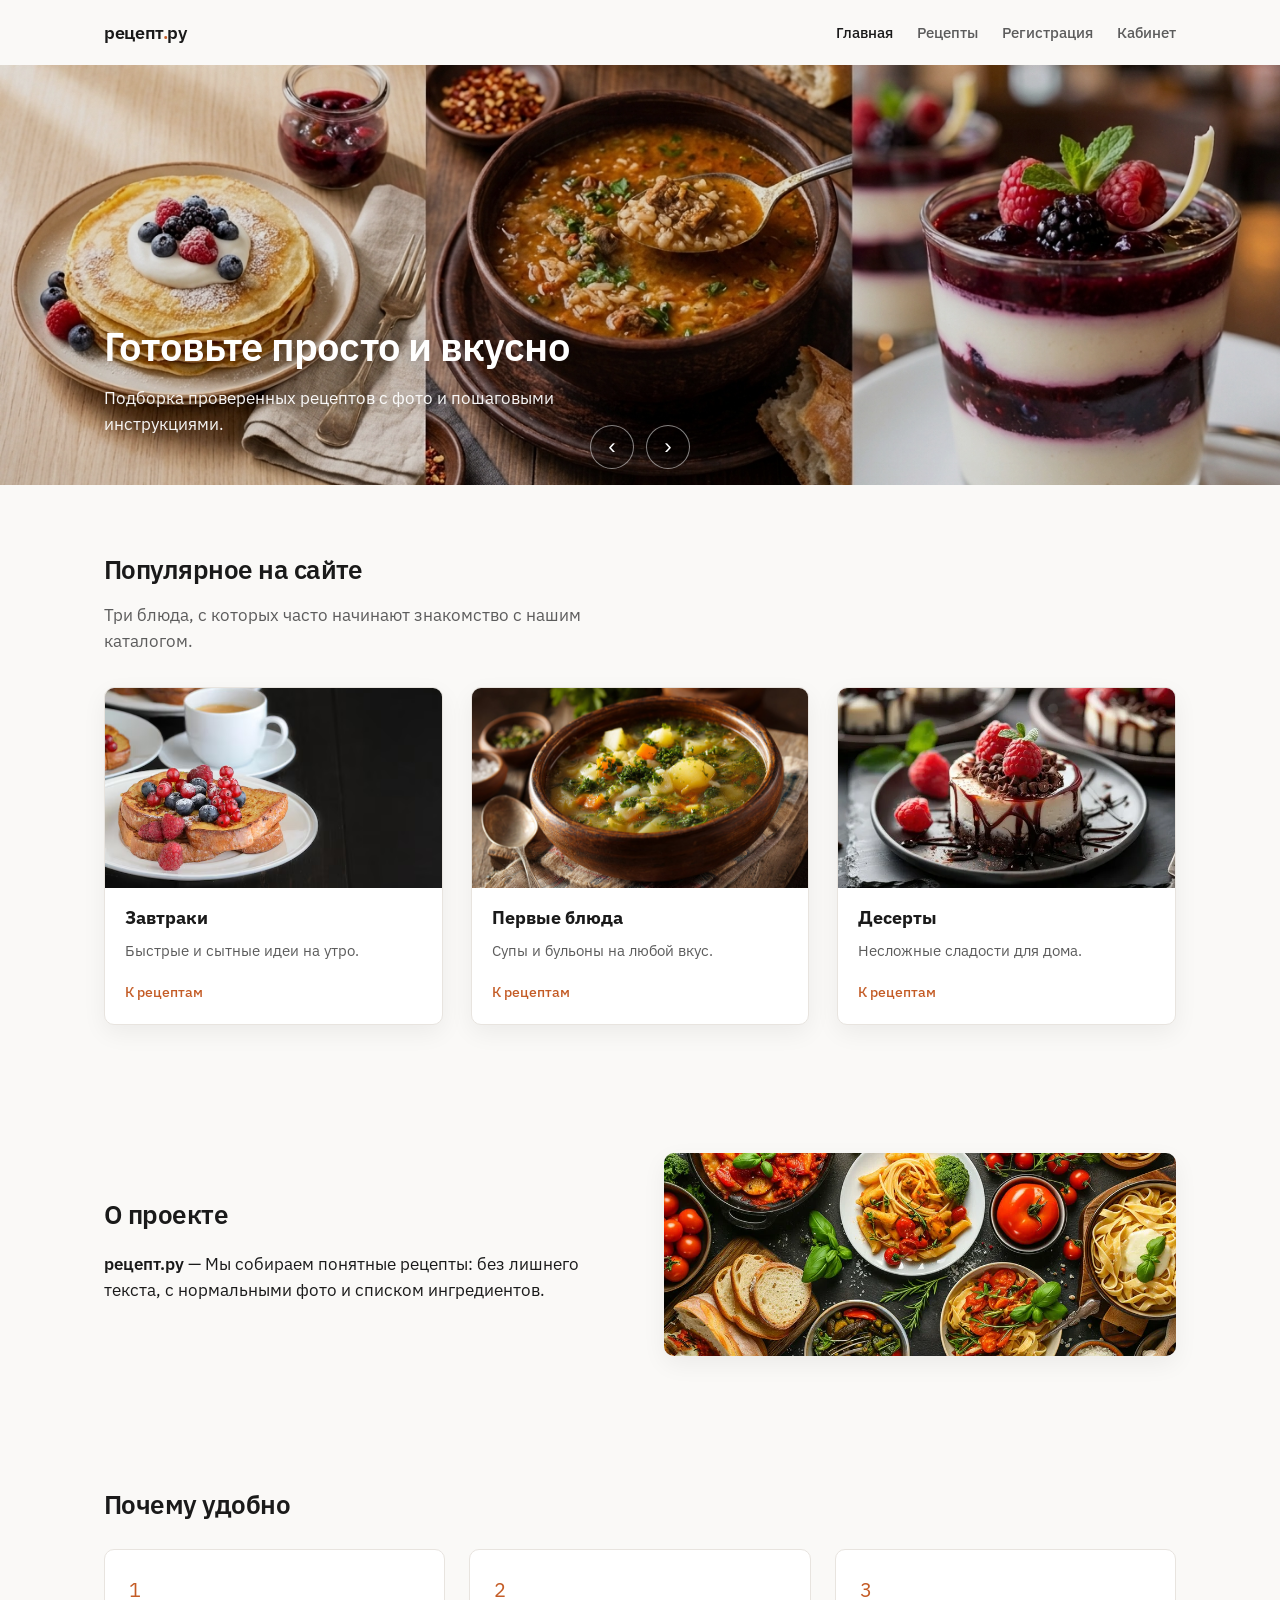
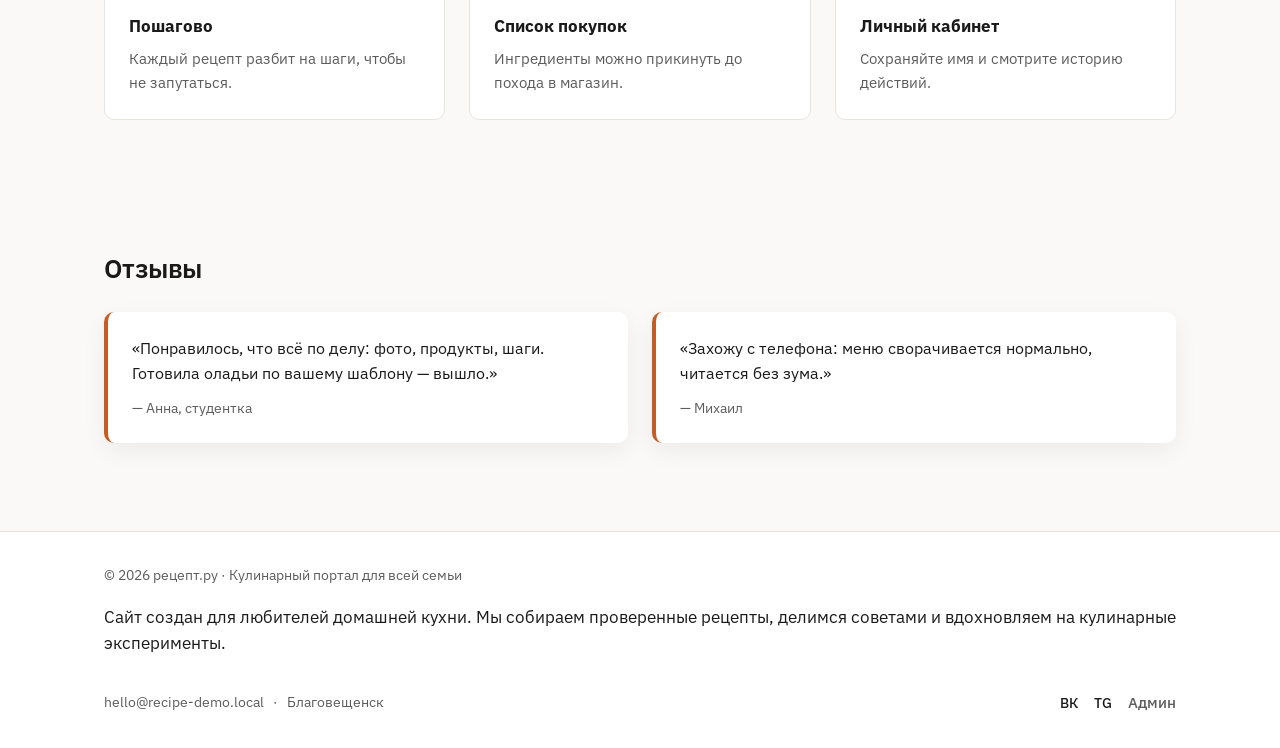
<file: index.html>
<!DOCTYPE html>
<html lang="ru">
<head>
  <meta charset="UTF-8">
  <meta name="viewport" content="width=device-width, initial-scale=1.0">
  <title>Домашние рецепты — главная</title>
  <link rel="stylesheet" href="css/styles.css">
  <link rel="preconnect" href="https://fonts.googleapis.com">
  <link rel="preconnect" href="https://fonts.gstatic.com" crossorigin>
  <link href="https://fonts.googleapis.com/css2?family=IBM+Plex+Sans:wght@400;500;600&display=swap" rel="stylesheet">
</head>
<body class="page">
  <header class="site-header">
    <div class="site-header__inner container">
      <a class="site-header__logo logo" href="index.html">рецепт<span class="logo__accent">.</span>ру</a>
      <button class="site-header__burger burger" type="button" aria-label="Открыть меню" aria-expanded="false">
        <span class="burger__line"></span>
        <span class="burger__line"></span>
        <span class="burger__line"></span>
      </button>
      <nav class="site-header__nav nav" aria-label="Основное меню">
        <ul class="nav__list">
          <li class="nav__item"><a class="nav__link nav__link--current" href="index.html">Главная</a></li>
          <li class="nav__item"><a class="nav__link" href="recipes.html">Рецепты</a></li>
          <li class="nav__item"><a class="nav__link" href="registration.html">Регистрация</a></li>
          <li class="nav__item"><a class="nav__link" href="account.html">Кабинет</a></li>
        </ul>
      </nav>
    </div>
  </header>

  <main class="page__main">
    <section class="hero">
      <div class="hero__slider slider" data-slider>
        <div class="slider__track">
          <article class="slider__slide slider__slide--active">
            <img class="slider__img" src="images/hero-1.jpg" alt="Слайд 1 — фото блюда" width="1200" height="675" loading="eager">
            <div class="slider__caption container">
              <h1 class="slider__title">Готовьте просто и вкусно</h1>
              <p class="slider__text">Подборка проверенных рецептов с фото и пошаговыми инструкциями.</p>
            </div>
          </article>
          <article class="slider__slide">
            <img class="slider__img" src="images/hero-2.jpg" alt="Слайд 2 — фото блюда" width="1200" height="675" loading="eager">
            <div class="slider__caption container">
              <h1 class="slider__title">Ингредиенты и шаги</h1>
              <p class="slider__text">В каждом рецепте — список продуктов и понятный порядок действий.</p>
            </div>
          </article>
          <article class="slider__slide">
            <img class="slider__img" src="images/hero-3.jpg" alt="Слайд 3 — фото блюда" width="1200" height="675" loading="eager">
            <div class="slider__caption container">
              <h1 class="slider__title">Сохраняйте в кабинете</h1>
              <p class="slider__text">Регистрируйтесь и ведите свою кулинарную историю.</p>
            </div>
          </article>
        </div>
        <div class="slider__controls container">
          <button class="slider__btn slider__btn--prev" type="button" aria-label="Предыдущий слайд">‹</button>
          <button class="slider__btn slider__btn--next" type="button" aria-label="Следующий слайд">›</button>
        </div>
      </div>
    </section>

    <section class="section preview">
      <div class="container">
        <h2 class="section__title">Популярное на сайте</h2>
        <p class="section__lead">Три блюда, с которых часто начинают знакомство с нашим каталогом.</p>
        <div class="preview__grid">
          <article class="preview-card">
            <img class="preview-card__img" src="images/zavtrak.jpg" alt="Завтраки" width="600" height="400" loading="lazy">
            <h3 class="preview-card__title">Завтраки</h3>
            <p class="preview-card__text">Быстрые и сытные идеи на утро.</p>
            <a class="preview-card__link" href="recipes.html">К рецептам</a>
          </article>
          <article class="preview-card">
            <img class="preview-card__img" src="images/firstbl.jpg" alt="Первые блюда" width="600" height="400" loading="lazy">
            <h3 class="preview-card__title">Первые блюда</h3>
            <p class="preview-card__text">Супы и бульоны на любой вкус.</p>
            <a class="preview-card__link" href="recipes.html">К рецептам</a>
          </article>
          <article class="preview-card">
            <img class="preview-card__img" src="images/desert.jpg" alt="Десерты" width="600" height="400" loading="lazy">
            <h3 class="preview-card__title">Десерты</h3>
            <p class="preview-card__text">Несложные сладости для дома.</p>
            <a class="preview-card__link" href="recipes.html">К рецептам</a>
          </article>
        </div>
      </div>
    </section>

    <section class="section about">
      <div class="container about__inner">
        <div class="about__content">
          <h2 class="section__title about__title">О проекте</h2>
          <p class="about__text"><strong class="about__strong">рецепт.ру</strong> — Мы собираем понятные рецепты: без лишнего текста, с нормальными фото и списком ингредиентов.</p>
          
        </div>
        <div class="about__media">
          <img class="about__img" src="images/about.jpg" alt="О проекте" width="800" height="600" loading="lazy">
        </div>
      </div>
    </section>

    <section class="section advantages">
      <div class="container">
        <h2 class="section__title">Почему удобно</h2>
        <ul class="advantages__list">
          <li class="advantages__item">
            <span class="advantages__icon" aria-hidden="true">1</span>
            <h3 class="advantages__name">Пошагово</h3>
            <p class="advantages__desc">Каждый рецепт разбит на шаги, чтобы не запутаться.</p>
          </li>
          <li class="advantages__item">
            <span class="advantages__icon" aria-hidden="true">2</span>
            <h3 class="advantages__name">Список покупок</h3>
            <p class="advantages__desc">Ингредиенты можно прикинуть до похода в магазин.</p>
          </li>
          <li class="advantages__item">
            <span class="advantages__icon" aria-hidden="true">3</span>
            <h3 class="advantages__name">Личный кабинет</h3>
            <p class="advantages__desc">Сохраняйте имя и смотрите историю действий.</p>
          </li>
        </ul>
      </div>
    </section>

    <section class="section reviews">
      <div class="container">
        <h2 class="section__title">Отзывы</h2>
        <div class="reviews__grid">
          <blockquote class="review-card">
            <p class="review-card__text">«Понравилось, что всё по делу: фото, продукты, шаги. Готовила оладьи по вашему шаблону — вышло.»</p>
            <footer class="review-card__footer">— Анна, студентка</footer>
          </blockquote>
          <blockquote class="review-card">
            <p class="review-card__text">«Захожу с телефона: меню сворачивается нормально, читается без зума.»</p>
            <footer class="review-card__footer">— Михаил</footer>
          </blockquote>
        </div>
      </div>
    </section>
  </main>

  <footer class="site-footer">
    <div class="container site-footer__inner">
        <div class="site-footer__info">
            <p class="site-footer__copy">© 2026 рецепт.ру · Кулинарный портал для всей семьи</p>
            <p class="site-footer__description">Сайт создан для любителей домашней кухни. Мы собираем проверенные рецепты, делимся советами и вдохновляем на кулинарные эксперименты.</p>
        </div>
        <div class="site-footer__contacts">
            <a class="site-footer__link" href="mailto:hello@recipe-demo.local">hello@recipe-demo.local</a>
            <span class="site-footer__sep">·</span>
            <span class="site-footer__city">Благовещенск</span>
        </div>
        <ul class="site-footer__social social">
            <li><a class="social__link" href="#" rel="noopener noreferrer" aria-label="ВКонтакте">ВК</a></li>
            <li><a class="social__link" href="#" rel="noopener noreferrer" aria-label="Telegram">TG</a></li>
            <li class="nav__item"><a class="nav__link" href="admin.html">Админ</a></li>
        </ul>
    </div>
</footer>

  <script src="js/main.js"></script>
</body>
</html>
</file>
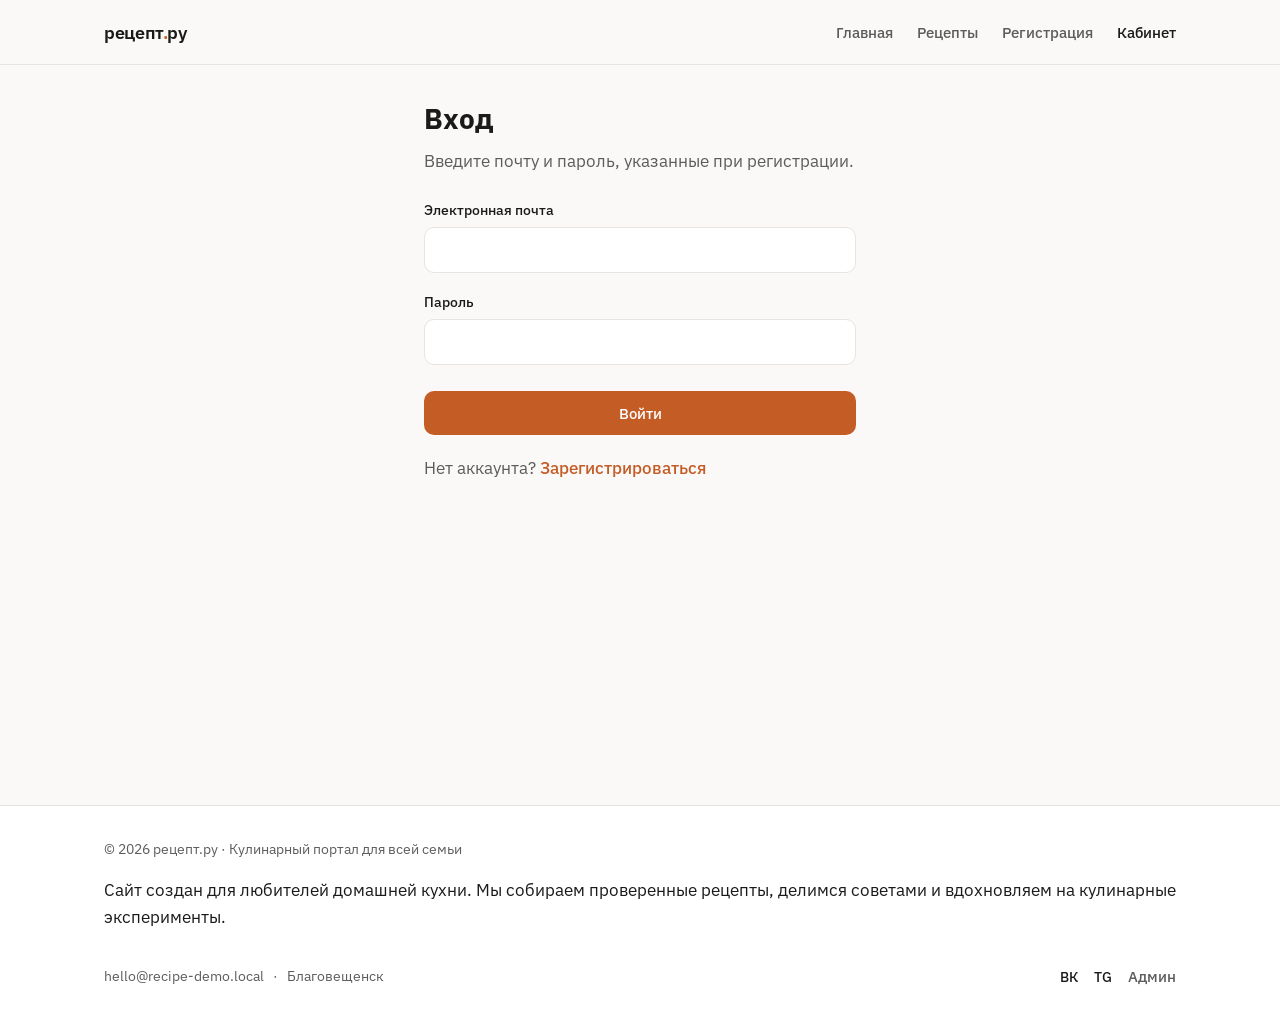
<file: account.html>
<!DOCTYPE html>
<html lang="ru">
<head>
  <meta charset="UTF-8">
  <meta name="viewport" content="width=device-width, initial-scale=1.0">
  <title>Личный кабинет — рецепт.ру</title>
  <link rel="stylesheet" href="css/styles.css">
  <link rel="preconnect" href="https://fonts.googleapis.com">
  <link rel="preconnect" href="https://fonts.gstatic.com" crossorigin>
  <link href="https://fonts.googleapis.com/css2?family=IBM+Plex+Sans:wght@400;500;600&display=swap" rel="stylesheet">
</head>
<body class="page page--inner">
  <header class="site-header">
    <div class="site-header__inner container">
      <a class="site-header__logo logo" href="index.html">рецепт<span class="logo__accent">.</span>ру</a>
      <button class="site-header__burger burger" type="button" aria-label="Открыть меню" aria-expanded="false">
        <span class="burger__line"></span>
        <span class="burger__line"></span>
        <span class="burger__line"></span>
      </button>
      <nav class="site-header__nav nav" aria-label="Основное меню">
        <ul class="nav__list">
          <li class="nav__item"><a class="nav__link" href="index.html">Главная</a></li>
          <li class="nav__item"><a class="nav__link" href="recipes.html">Рецепты</a></li>
          <li class="nav__item"><a class="nav__link" href="registration.html">Регистрация</a></li>
          <li class="nav__item"><a class="nav__link nav__link--current" href="account.html">Кабинет</a></li>
        </ul>
      </nav>
    </div>
  </header>

  <main class="page__main page__main--narrow">
    <section class="cabinet" id="login-section" hidden>
      <h1 class="cabinet__title">Вход</h1>
      <p class="cabinet__hint">Введите почту и пароль, указанные при регистрации.</p>
      <form class="form form--login" id="form-login" novalidate>
        <div class="form__row">
          <label class="form__label" for="login-email">Электронная почта</label>
          <input class="form__input" type="email" id="login-email" autocomplete="email" required>
          <p class="form__error" data-error-for="login-email" hidden></p>
        </div>
        <div class="form__row">
          <label class="form__label" for="login-password">Пароль</label>
          <input class="form__input" type="password" id="login-password" autocomplete="current-password" required>
          <p class="form__error" data-error-for="login-password" hidden></p>
        </div>
        <p class="form__error form__error--global" id="login-global-error" hidden></p>
        <button class="form__submit btn btn--primary" type="submit">Войти</button>
      </form>
      <p class="cabinet__footer">Нет аккаунта? <a class="cabinet__link" href="registration.html">Зарегистрироваться</a></p>
    </section>

    <section class="cabinet cabinet--logged" id="cabinet-panel" hidden>
      <h1 class="cabinet__greeting" id="cabinet-greeting">Здравствуйте!</h1>

    <div class="cabinet__profile profile-card">
  <h2 class="profile-card__title">Профиль</h2>
  <div class="profile-card__layout">
    <div class="profile-card__avatar-wrap">
      <img class="profile-card__avatar" id="profile-avatar" src="images/prof.jpg" alt="Аватар" width="120" height="120">
      <label class="profile-card__upload btn btn--ghost">
        Сменить фото
        <input class="profile-card__file" type="file" id="avatar-input" accept="image/*" hidden>
      </label>
    </div>
    <form class="form form--profile" id="form-profile">
      <div class="form__row">
        <label class="form__label" for="profile-fio">ФИО</label>
        <input class="form__input" type="text" id="profile-fio" name="fio" placeholder="Иванов Иван Иванович">
      </div>
      <div class="form__row">
        <label class="form__label" for="profile-email">Email</label>
        <input class="form__input" type="email" id="profile-email" name="email" readonly>
      </div>
      <button class="form__submit btn btn--primary" type="submit">Сохранить профиль</button>
      <p class="form__message form__message--ok" id="profile-saved" hidden>Сохранено.</p>
    </form>
  </div>
</div>

      <div class="cabinet__history history-block">
        <h2 class="history-block__title">История</h2>
        <p class="history-block__lead">Последние действия в демо-режиме:</p>
        <ul class="history-block__list" id="history-list">
          <li class="history-block__item">Просмотр каталога рецептов</li>
          <li class="history-block__item">Открыт рецепт «Борщ» (пример)</li>
        </ul>
      </div>

      <button class="cabinet__logout btn btn--ghost" type="button" id="btn-logout">Выйти</button>
    </section>
  </main>

  <footer class="site-footer">
    <div class="container site-footer__inner">
        <div class="site-footer__info">
            <p class="site-footer__copy">© 2026 рецепт.ру · Кулинарный портал для всей семьи</p>
            <p class="site-footer__description">Сайт создан для любителей домашней кухни. Мы собираем проверенные рецепты, делимся советами и вдохновляем на кулинарные эксперименты.</p>
        </div>
        <div class="site-footer__contacts">
            <a class="site-footer__link" href="mailto:hello@recipe-demo.local">hello@recipe-demo.local</a>
            <span class="site-footer__sep">·</span>
            <span class="site-footer__city">Благовещенск</span>
        </div>
        <ul class="site-footer__social social">
            <li><a class="social__link" href="#" rel="noopener noreferrer" aria-label="ВКонтакте">ВК</a></li>
            <li><a class="social__link" href="#" rel="noopener noreferrer" aria-label="Telegram">TG</a></li>
            <li class="nav__item"><a class="nav__link" href="admin.html">Админ</a></li>
        </ul>
    </div>
</footer>

  <script src="js/main.js"></script>
</body>
</html>
</file>
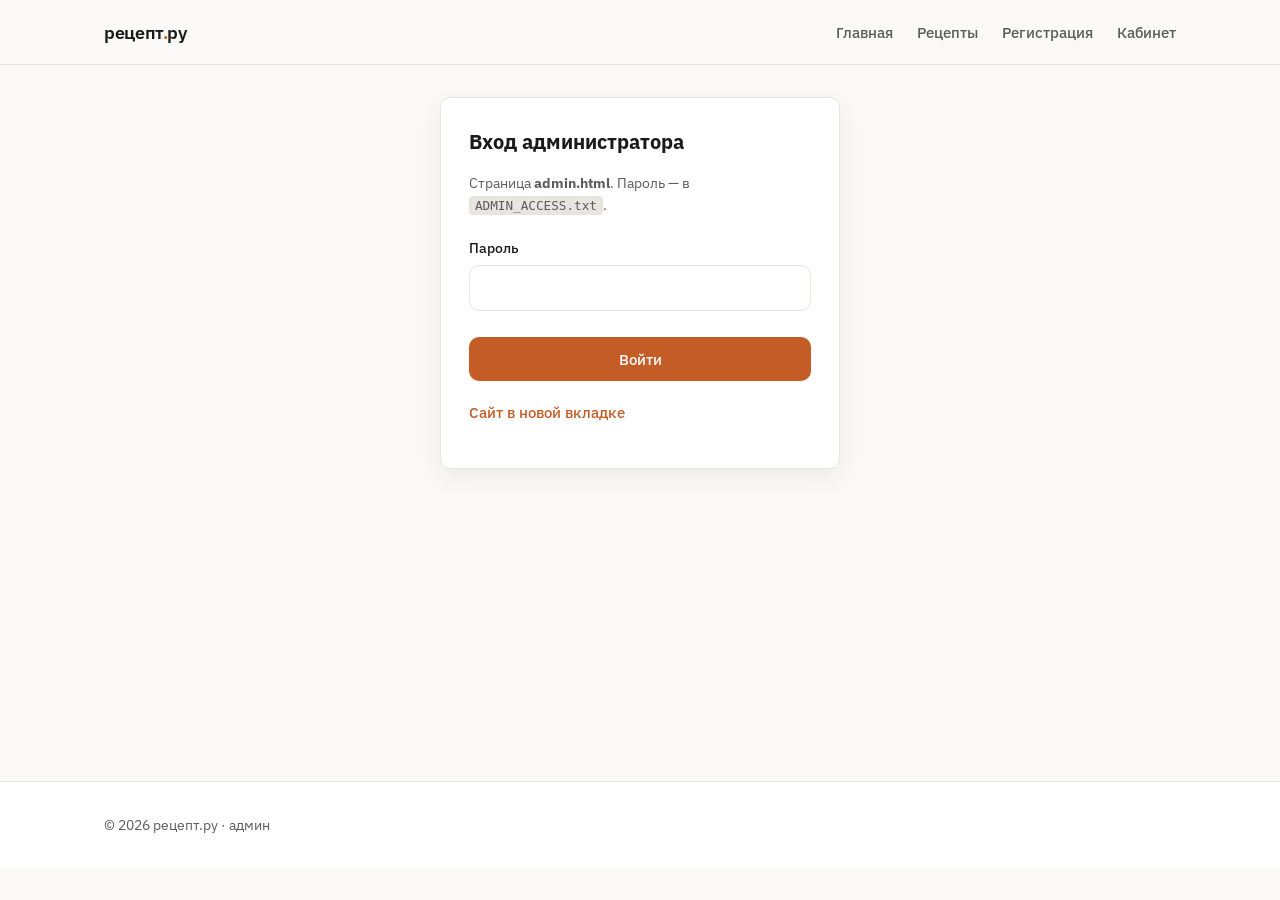
<file: admin.html>
<!DOCTYPE html>
<html lang="ru">
<head>
  <meta charset="UTF-8">
  <meta name="viewport" content="width=device-width, initial-scale=1.0">
  <title>Панель администратора — рецепт.ру</title>
  <link rel="stylesheet" href="css/styles.css">
  <link rel="preconnect" href="https://fonts.googleapis.com">
  <link rel="preconnect" href="https://fonts.gstatic.com" crossorigin>
  <link href="https://fonts.googleapis.com/css2?family=IBM+Plex+Sans:wght@400;500;600&display=swap" rel="stylesheet">
</head>
<body class="page page--inner page--admin">
  <header class="site-header">
    <div class="site-header__inner container">
      <a class="site-header__logo logo" href="index.html">рецепт<span class="logo__accent">.</span>ру</a>
      <button class="site-header__burger burger" type="button" aria-label="Открыть меню" aria-expanded="false">
        <span class="burger__line"></span>
        <span class="burger__line"></span>
        <span class="burger__line"></span>
      </button>
      <nav class="site-header__nav nav" aria-label="Основное меню">
        <ul class="nav__list">
          <li class="nav__item"><a class="nav__link" href="index.html">Главная</a></li>
          <li class="nav__item"><a class="nav__link" href="recipes.html">Рецепты</a></li>
          <li class="nav__item"><a class="nav__link" href="registration.html">Регистрация</a></li>
          <li class="nav__item"><a class="nav__link" href="account.html">Кабинет</a></li>
        </ul>
      </nav>
    </div>
  </header>

  <main class="page__main admin-page page__main--admin">
    <section class="admin-login" id="admin-login">
      <h1 class="admin-login__title">Вход администратора</h1>
      <p class="admin-login__hint">Страница <strong>admin.html</strong>. Пароль — в <code class="about__code">ADMIN_ACCESS.txt</code>.</p>
      <form class="form form--admin" id="form-admin-login" novalidate>
        <div class="form__row">
          <label class="form__label" for="admin-password">Пароль</label>
          <input class="form__input" type="password" id="admin-password" autocomplete="current-password" required>
        </div>
        <p class="admin-login__error" id="admin-login-error" hidden></p>
        <button class="form__submit btn btn--primary" type="submit">Войти</button>
      </form>
      <p class="auth-block__footer admin-login__footer">
        <a class="auth-block__link" href="index.html" target="_blank" rel="noopener noreferrer">Сайт в новой вкладке</a>
      </p>
    </section>

    <section class="admin-panel" id="admin-panel" hidden>
      <div class="admin-panel__head">
        <h1 class="admin-panel__title">Панель администратора</h1>
        <button class="btn btn--ghost" type="button" id="admin-logout">Выйти</button>
      </div>

      <p class="admin-panel__stat">
        Пользователей: <span class="admin-panel__stat-num" id="admin-user-count">0</span>
        · рецептов в каталоге: <span class="admin-panel__stat-num" id="admin-recipe-count">8</span>
      </p>

      <h2 class="admin-panel__subtitle">Объявление на сайте</h2>
      <p class="admin-panel__hint">Текст показывается под шапкой на всех страницах (кроме этой). После «Сохранить» обновите главную, чтобы увидеть полосу.</p>
      <form class="form admin-settings" id="form-site-settings">
        <div class="form__row">
          <label class="form__label" for="admin-banner-text">Текст объявления</label>
          <textarea class="form__input admin-settings__textarea" id="admin-banner-text" rows="3" placeholder="Например: сегодня обновили каталог десертов."></textarea>
        </div>
        <div class="form__row form__row--checkbox">
          <label class="form__check">
            <input class="form__checkbox" type="checkbox" id="admin-banner-on">
            <span class="form__check-text">Показывать объявление посетителям</span>
          </label>
        </div>
        <button class="btn btn--primary" type="submit">Сохранить настройки</button>
        <p class="form__message form__message--ok" id="admin-settings-saved" hidden>Сохранено. Обновите страницы сайта.</p>
      </form>

      <h2 class="admin-panel__subtitle">Пользователи (localStorage)</h2>
      <div class="admin-actions">
        <button class="btn btn--ghost" type="button" id="admin-export-users">Скачать список (JSON)</button>
        <button class="btn btn--ghost admin-actions__danger" type="button" id="admin-clear-users">Очистить всех</button>
      </div>
      <div class="admin-table-wrap">
        <table class="admin-table" id="admin-users-table">
          <thead>
            <tr>
              <th>Имя</th>
              <th>Email</th>
              <th></th>
            </tr>
          </thead>
          <tbody></tbody>
        </table>
      </div>

      <h2 class="admin-panel__subtitle">Страницы сайта</h2>
      <ul class="admin-links">
        <li class="admin-links__item">
          <a class="admin-links__link" href="index.html" target="_blank" rel="noopener noreferrer">Главная</a>
          <span class="admin-links__note">index.html</span>
        </li>
        <li class="admin-links__item">
          <a class="admin-links__link" href="recipes.html" target="_blank" rel="noopener noreferrer">Рецепты</a>
          <span class="admin-links__note">recipes.html</span>
        </li>
        <li class="admin-links__item">
          <a class="admin-links__link" href="registration.html" target="_blank" rel="noopener noreferrer">Регистрация</a>
          <span class="admin-links__note">registration.html</span>
        </li>
        <li class="admin-links__item">
          <a class="admin-links__link" href="account.html" target="_blank" rel="noopener noreferrer">Кабинет</a>
          <span class="admin-links__note">account.html</span>
        </li>
        <li class="admin-links__item">
          <a class="admin-links__link" href="404.html" target="_blank" rel="noopener noreferrer">404</a>
          <span class="admin-links__note">404.html</span>
        </li>
      </ul>
    </section>
  </main>

  <footer class="site-footer site-footer--simple">
    <div class="container site-footer__inner">
      <p class="site-footer__copy">© 2026 рецепт.ру · админ</p>
    </div>
  </footer>

  <script src="js/main.js"></script>
</body>
</html>
</file>
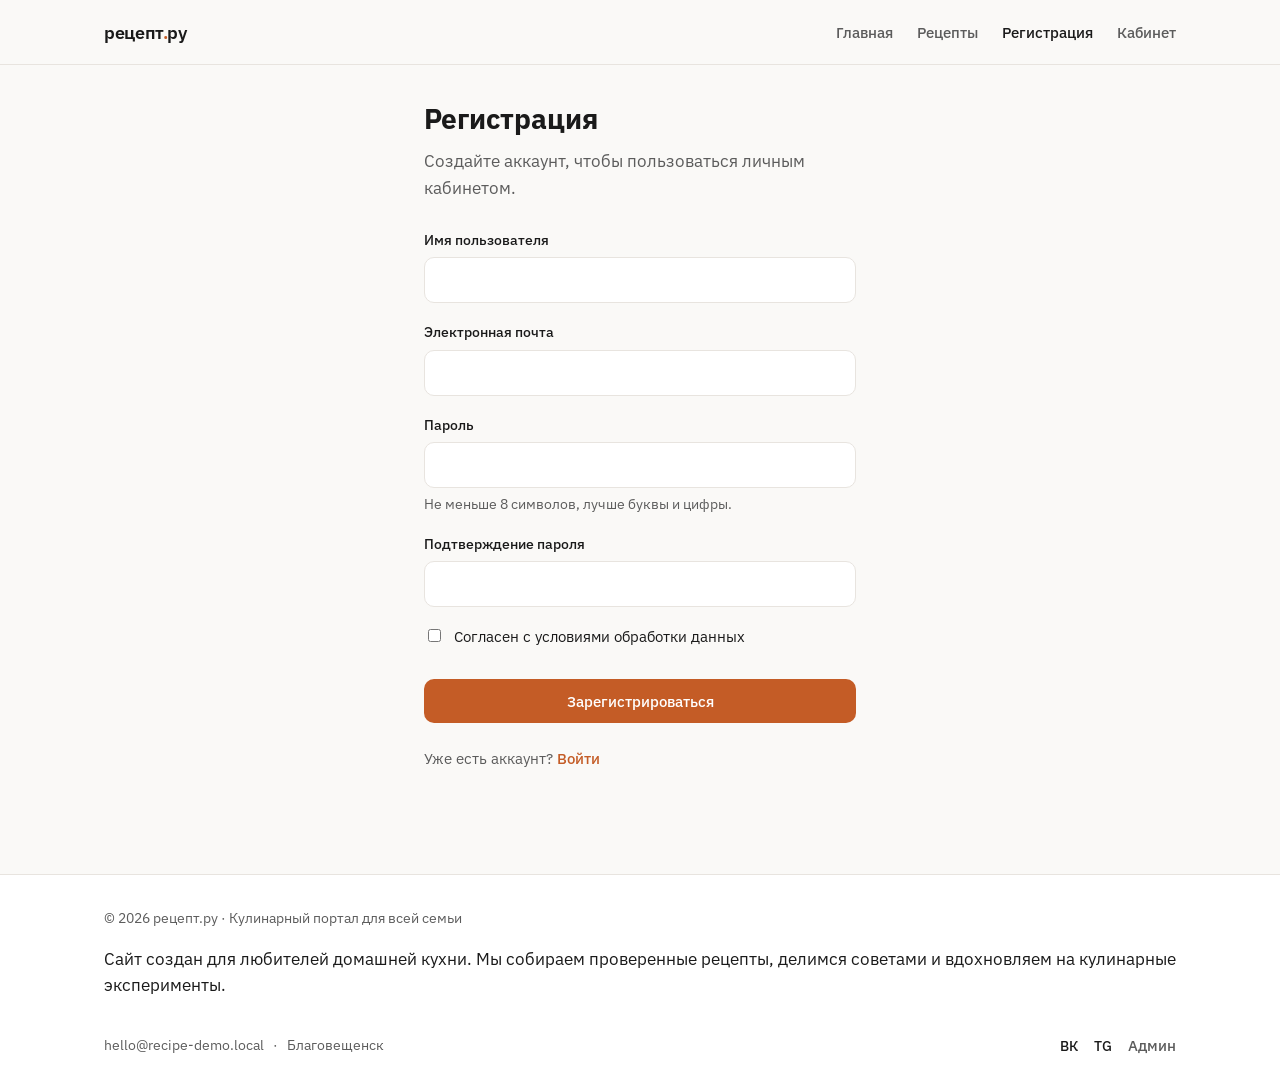
<file: registration.html>
<!DOCTYPE html>
<html lang="ru">
<head>
  <meta charset="UTF-8">
  <meta name="viewport" content="width=device-width, initial-scale=1.0">
  <title>Регистрация — рецепт.ру</title>
  <link rel="stylesheet" href="css/styles.css">
  <link rel="preconnect" href="https://fonts.googleapis.com">
  <link rel="preconnect" href="https://fonts.gstatic.com" crossorigin>
  <link href="https://fonts.googleapis.com/css2?family=IBM+Plex+Sans:wght@400;500;600&display=swap" rel="stylesheet">
</head>
<body class="page page--inner">
  <header class="site-header">
    <div class="site-header__inner container">
      <a class="site-header__logo logo" href="index.html">рецепт<span class="logo__accent">.</span>ру</a>
      <button class="site-header__burger burger" type="button" aria-label="Открыть меню" aria-expanded="false">
        <span class="burger__line"></span>
        <span class="burger__line"></span>
        <span class="burger__line"></span>
      </button>
      <nav class="site-header__nav nav" aria-label="Основное меню">
        <ul class="nav__list">
          <li class="nav__item"><a class="nav__link" href="index.html">Главная</a></li>
          <li class="nav__item"><a class="nav__link" href="recipes.html">Рецепты</a></li>
          <li class="nav__item"><a class="nav__link nav__link--current" href="registration.html">Регистрация</a></li>
          <li class="nav__item"><a class="nav__link" href="account.html">Кабинет</a></li>
        </ul>
      </nav>
    </div>
  </header>

  <main class="page__main page__main--narrow">
    <section class="auth-block">
      <h1 class="auth-block__title">Регистрация</h1>
      <p class="auth-block__hint">Создайте аккаунт, чтобы пользоваться личным кабинетом.</p>

      <form class="form form--register" id="form-register" novalidate>
        <div class="form__row">
          <label class="form__label" for="reg-username">Имя пользователя</label>
          <input class="form__input" type="text" id="reg-username" name="username" autocomplete="username" required minlength="2" maxlength="32">
          <p class="form__error" data-error-for="reg-username" hidden></p>
        </div>
        <div class="form__row">
          <label class="form__label" for="reg-email">Электронная почта</label>
          <input class="form__input" type="email" id="reg-email" name="email" autocomplete="email" required>
          <p class="form__error" data-error-for="reg-email" hidden></p>
        </div>
        <div class="form__row">
          <label class="form__label" for="reg-password">Пароль</label>
          <input class="form__input" type="password" id="reg-password" name="password" autocomplete="new-password" required minlength="8">
          <p class="form__hint">Не меньше 8 символов, лучше буквы и цифры.</p>
          <p class="form__error" data-error-for="reg-password" hidden></p>
        </div>
        <div class="form__row">
          <label class="form__label" for="reg-password2">Подтверждение пароля</label>
          <input class="form__input" type="password" id="reg-password2" name="password2" autocomplete="new-password" required>
          <p class="form__error" data-error-for="reg-password2" hidden></p>
        </div>
        <div class="form__row form__row--checkbox">
          <label class="form__check">
            <input class="form__checkbox" type="checkbox" id="reg-agree" name="agree" required>
            <span class="form__check-text">Согласен с условиями обработки данных</span>
          </label>
          <p class="form__error" data-error-for="reg-agree" hidden></p>
        </div>
        <button class="form__submit btn btn--primary" type="submit">Зарегистрироваться</button>
        <p class="form__message form__message--ok" id="reg-success" hidden>Готово! Сейчас перенаправим в кабинет…</p>
      </form>

      <p class="auth-block__footer">Уже есть аккаунт? <a class="auth-block__link" href="account.html#login">Войти</a></p>
    </section>
  </main>

  <footer class="site-footer">
    <div class="container site-footer__inner">
        <div class="site-footer__info">
            <p class="site-footer__copy">© 2026 рецепт.ру · Кулинарный портал для всей семьи</p>
            <p class="site-footer__description">Сайт создан для любителей домашней кухни. Мы собираем проверенные рецепты, делимся советами и вдохновляем на кулинарные эксперименты.</p>
        </div>
        <div class="site-footer__contacts">
            <a class="site-footer__link" href="mailto:hello@recipe-demo.local">hello@recipe-demo.local</a>
            <span class="site-footer__sep">·</span>
            <span class="site-footer__city">Благовещенск</span>
        </div>
        <ul class="site-footer__social social">
            <li><a class="social__link" href="#" rel="noopener noreferrer" aria-label="ВКонтакте">ВК</a></li>
            <li><a class="social__link" href="#" rel="noopener noreferrer" aria-label="Telegram">TG</a></li>
            <li class="nav__item"><a class="nav__link" href="admin.html">Админ</a></li>
        </ul>
    </div>
</footer>

  <script src="js/main.js"></script>
</body>
</html>
</file>
<file: css/styles.css>
/* БЭМ: блок__элемент--модификатор. Общие стили + адаптив главной (1920 / 1024 / 796). */

:root {
  --color-bg: #faf9f7;
  --color-surface: #ffffff;
  --color-text: #1a1a1a;
  --color-muted: #5c5c5c;
  --color-accent: #c45c26;
  --color-accent-hover: #a34a1c;
  --color-border: #e8e4df;
  --font: "IBM Plex Sans", system-ui, sans-serif;
  --radius: 10px;
  --shadow: 0 8px 24px rgba(0, 0, 0, 0.06);
  --header-h: 64px;
}

*,
*::before,
*::after {
  box-sizing: border-box;
}

html {
  scroll-behavior: smooth;
}

body {
  margin: 0;
  font-family: var(--font);
  font-size: 17px;
  line-height: 1.55;
  color: var(--color-text);
  background: var(--color-bg);
}

img {
  max-width: 100%;
  height: auto;
  display: block;
}

a {
  color: var(--color-accent);
  text-decoration: none;
}

a:hover {
  color: var(--color-accent-hover);
}

.container {
  width: 100%;
  max-width: 1120px;
  margin: 0 auto;
  padding: 0 24px;
}

.visually-hidden {
  position: absolute;
  width: 1px;
  height: 1px;
  padding: 0;
  margin: -1px;
  overflow: hidden;
  clip: rect(0, 0, 0, 0);
  white-space: nowrap;
  border: 0;
}

/* ----- page ----- */
.page__main {
  min-height: calc(100vh - var(--header-h) - 120px);
}

.page__main--narrow {
  max-width: 480px;
  margin: 0 auto;
  padding: 32px 24px 64px;
}

.page--inner .site-header {
  border-bottom: 1px solid var(--color-border);
}

.page--error {
  min-height: 100vh;
  display: flex;
  align-items: center;
  justify-content: center;
  background: var(--color-bg);
}

/* ----- logo ----- */
.logo {
  font-weight: 600;
  font-size: 1.15rem;
  letter-spacing: -0.02em;
  color: var(--color-text);
}

.logo:hover {
  color: var(--color-text);
}

.logo__accent {
  color: var(--color-accent);
}

/* ----- site-header ----- */
.site-header {
  position: sticky;
  top: 0;
  z-index: 50;
  background: rgba(250, 249, 247, 0.92);
  backdrop-filter: blur(8px);
  border-bottom: 1px solid transparent;
}

.site-header__inner {
  display: flex;
  align-items: center;
  justify-content: space-between;
  min-height: var(--header-h);
  gap: 16px;
}

.site-header__logo {
  flex-shrink: 0;
}

/* ----- burger ----- */
.burger {
  display: none;
  flex-direction: column;
  justify-content: center;
  gap: 6px;
  width: 44px;
  height: 44px;
  padding: 0;
  border: none;
  background: transparent;
  cursor: pointer;
  border-radius: var(--radius);
}

.burger:hover {
  background: var(--color-border);
}

.burger__line {
  display: block;
  width: 22px;
  height: 2px;
  background: var(--color-text);
  margin: 0 auto;
  transition: transform 0.2s, opacity 0.2s;
}

.site-header--open .burger__line:nth-child(1) {
  transform: translateY(8px) rotate(45deg);
}

.site-header--open .burger__line:nth-child(2) {
  opacity: 0;
}

.site-header--open .burger__line:nth-child(3) {
  transform: translateY(-8px) rotate(-45deg);
}

/* ----- nav ----- */
.nav__list {
  display: flex;
  flex-wrap: wrap;
  gap: 8px 24px;
  list-style: none;
  margin: 0;
  padding: 0;
}

.nav__link {
  color: var(--color-muted);
  font-size: 0.95rem;
  font-weight: 500;
}

.nav__link:hover,
.nav__link--current {
  color: var(--color-text);
}

/* ----- hero / slider ----- */
.hero {
  margin-bottom: 0;
}

.slider {
  position: relative;
  overflow: hidden;
  background: #222;
}

.slider__track {
  position: relative;
  min-height: 420px;
}

.slider__slide {
  position: absolute;
  inset: 0;
  opacity: 0;
  pointer-events: none;
  transition: opacity 0.5s ease;
}

.slider__slide--active {
  position: relative;
  opacity: 1;
  pointer-events: auto;
}

.slider__img {
  display: block;
  width: 100%;
  height: 420px;
  object-fit: cover;
  filter: brightness(0.88);
}

svg.slider__img {
  max-width: 100%;
}

.slider__caption {
  position: absolute;
  left: 0;
  right: 0;
  bottom: 0;
  padding-bottom: 48px;
  color: #fff;
  text-shadow: 0 1px 12px rgba(0, 0, 0, 0.35);
}

.slider__title {
  margin: 0 0 8px;
  font-size: clamp(1.75rem, 4vw, 2.5rem);
  font-weight: 600;
  letter-spacing: -0.02em;
}

.slider__text {
  margin: 0;
  max-width: 520px;
  font-size: 1.05rem;
  opacity: 0.95;
}

.slider__controls {
  position: absolute;
  bottom: 16px;
  left: 50%;
  transform: translateX(-50%);
  display: flex;
  gap: 12px;
  z-index: 2;
  width: auto;
  padding: 0 24px;
}

.slider__btn {
  width: 44px;
  height: 44px;
  border-radius: 50%;
  border: 1px solid rgba(255, 255, 255, 0.5);
  background: rgba(0, 0, 0, 0.25);
  color: #fff;
  font-size: 1.4rem;
  line-height: 1;
  cursor: pointer;
  transition: background 0.2s, transform 0.15s;
}

.slider__btn:hover {
  background: rgba(0, 0, 0, 0.45);
  transform: scale(1.05);
}

/* ----- section ----- */
.section {
  padding: 64px 0;
}

.section__title {
  margin: 0 0 12px;
  font-size: 1.65rem;
  font-weight: 600;
  letter-spacing: -0.02em;
}

.section__lead {
  margin: 0 0 32px;
  color: var(--color-muted);
  max-width: 560px;
}

/* ----- preview ----- */
.preview__grid {
  display: grid;
  grid-template-columns: repeat(3, 1fr);
  gap: 28px;
}

.preview-card {
  background: var(--color-surface);
  border-radius: var(--radius);
  overflow: hidden;
  box-shadow: var(--shadow);
  border: 1px solid var(--color-border);
  transition: transform 0.2s, box-shadow 0.2s;
}

.preview-card:hover {
  transform: translateY(-4px);
  box-shadow: 0 12px 32px rgba(0, 0, 0, 0.08);
}

.preview-card__img {
  display: block;
  width: 100%;
  height: 200px;
  object-fit: cover;
}

svg.preview-card__img {
  max-width: 100%;
}

.preview-card__title {
  margin: 16px 20px 8px;
  font-size: 1.1rem;
}

.preview-card__text {
  margin: 0 20px 16px;
  color: var(--color-muted);
  font-size: 0.95rem;
}

.preview-card__link {
  display: inline-block;
  margin: 0 20px 20px;
  font-weight: 500;
  font-size: 0.9rem;
}

/* ----- about ----- */
.about__inner {
  display: grid;
  grid-template-columns: 1fr 1fr;
  gap: 48px;
  align-items: center;
}

.about__title {
  margin-bottom: 16px;
}

.about__text {
  margin: 0 0 12px;
}

.about__text--muted {
  color: var(--color-muted);
  font-size: 0.95rem;
}

.about__strong {
  font-weight: 600;
}

.about__code {
  font-family: ui-monospace, monospace;
  font-size: 0.9em;
  background: var(--color-border);
  padding: 2px 6px;
  border-radius: 4px;
}

.about__img {
  display: block;
  border-radius: var(--radius);
  box-shadow: var(--shadow);
  width: 100%;
  max-height: 380px;
  object-fit: cover;
}

svg.about__img {
  max-width: 100%;
}

/* ----- advantages ----- */
.advantages__list {
  display: grid;
  grid-template-columns: repeat(3, 1fr);
  gap: 24px;
  list-style: none;
  margin: 24px 0 0;
  padding: 0;
}

.advantages__item {
  background: var(--color-surface);
  padding: 24px;
  border-radius: var(--radius);
  border: 1px solid var(--color-border);
}

.advantages__icon {
  display: block;
  font-size: 1.25rem;
  color: var(--color-accent);
  margin-bottom: 8px;
}

.advantages__name {
  margin: 0 0 8px;
  font-size: 1.05rem;
}

.advantages__desc {
  margin: 0;
  color: var(--color-muted);
  font-size: 0.95rem;
}

/* ----- reviews ----- */
.reviews__grid {
  display: grid;
  grid-template-columns: repeat(2, 1fr);
  gap: 24px;
  margin-top: 24px;
}

.review-card {
  margin: 0;
  padding: 24px;
  background: var(--color-surface);
  border-radius: var(--radius);
  border-left: 4px solid var(--color-accent);
  box-shadow: var(--shadow);
}

.review-card__text {
  margin: 0 0 12px;
  font-size: 0.98rem;
}

.review-card__footer {
  color: var(--color-muted);
  font-size: 0.9rem;
}

/* ----- site-footer ----- */
.site-footer {
  padding: 32px 0;
  border-top: 1px solid var(--color-border);
  margin-top: 24px;
  background: var(--color-surface);
}

.site-footer--simple {
  margin-top: auto;
}

.site-footer__inner {
  display: flex;
  flex-wrap: wrap;
  align-items: center;
  justify-content: space-between;
  gap: 16px;
}

.site-footer__copy {
  margin: 0;
  font-size: 0.9rem;
  color: var(--color-muted);
}

.site-footer__contacts {
  font-size: 0.9rem;
  color: var(--color-muted);
}

.site-footer__link {
  color: var(--color-muted);
}

.site-footer__sep {
  margin: 0 6px;
}

.social {
  display: flex;
  gap: 16px;
  list-style: none;
  margin: 0;
  padding: 0;
}

.social__link {
  font-size: 0.9rem;
  font-weight: 500;
  color: var(--color-text);
}

/* ----- buttons ----- */
.btn {
  display: inline-flex;
  align-items: center;
  justify-content: center;
  padding: 12px 22px;
  font-family: inherit;
  font-size: 0.95rem;
  font-weight: 500;
  border-radius: var(--radius);
  border: none;
  cursor: pointer;
  transition: background 0.2s, color 0.2s, border-color 0.2s;
}

.btn--primary {
  background: var(--color-accent);
  color: #fff;
}

.btn--primary:hover {
  background: var(--color-accent-hover);
  color: #fff;
}

.btn--ghost {
  background: transparent;
  color: var(--color-text);
  border: 1px solid var(--color-border);
}

.btn--ghost:hover {
  background: var(--color-bg);
}

/* ----- forms ----- */
.form__row {
  margin-bottom: 18px;
}

.form__row--checkbox {
  margin-bottom: 22px;
}

.form__label {
  display: block;
  margin-bottom: 6px;
  font-size: 0.9rem;
  font-weight: 500;
}

.form__input {
  width: 100%;
  padding: 12px 14px;
  font-family: inherit;
  font-size: 1rem;
  border: 1px solid var(--color-border);
  border-radius: var(--radius);
  background: var(--color-surface);
}

.form__input:focus {
  outline: 2px solid var(--color-accent);
  outline-offset: 1px;
}

.form__hint {
  margin: 6px 0 0;
  font-size: 0.85rem;
  color: var(--color-muted);
}

.form__error {
  margin: 6px 0 0;
  font-size: 0.85rem;
  color: #b42318;
}

.form__error--global {
  margin-bottom: 12px;
}

.form__check {
  display: flex;
  align-items: flex-start;
  gap: 10px;
  cursor: pointer;
  font-size: 0.95rem;
}

.form__checkbox {
  margin-top: 4px;
  accent-color: var(--color-accent);
}

.form__submit {
  width: 100%;
  margin-top: 8px;
}

.form__message--ok {
  margin-top: 12px;
  color: #027a48;
  font-size: 0.95rem;
}

.form__input--invalid {
  border-color: #b42318;
}

/* ----- auth ----- */
.auth-block__title {
  margin: 0 0 8px;
  font-size: 1.75rem;
}

.auth-block__hint {
  margin: 0 0 28px;
  color: var(--color-muted);
}

.auth-block__footer {
  margin-top: 24px;
  font-size: 0.95rem;
  color: var(--color-muted);
}

.auth-block__link {
  font-weight: 500;
}

/* ----- cabinet ----- */
.cabinet__title {
  margin: 0 0 8px;
  font-size: 1.75rem;
}

.cabinet__hint {
  margin: 0 0 24px;
  color: var(--color-muted);
}

.cabinet__greeting {
  margin: 0 0 28px;
  font-size: 1.6rem;
  font-weight: 600;
}

.cabinet__profile {
  margin-bottom: 32px;
}

.cabinet__logout {
  margin-top: 16px;
  width: 100%;
}

.cabinet__footer {
  margin-top: 20px;
  color: var(--color-muted);
}

.cabinet__link {
  font-weight: 500;
}

.profile-card {
  background: var(--color-surface);
  padding: 24px;
  border-radius: var(--radius);
  border: 1px solid var(--color-border);
  box-shadow: var(--shadow);
}

.profile-card__title {
  margin: 0 0 20px;
  font-size: 1.15rem;
}

.profile-card__layout {
  display: grid;
  grid-template-columns: 140px 1fr;
  gap: 24px;
  align-items: start;
}

.profile-card__avatar {
  width: 120px;
  height: 120px;
  border-radius: 50%;
  object-fit: cover;
  border: 2px solid var(--color-border);
}

.profile-card__upload {
  margin-top: 12px;
  width: 100%;
  font-size: 0.85rem;
  padding: 8px 12px;
}

.profile-card__file {
  display: none;
}

.history-block__title {
  margin: 0 0 8px;
  font-size: 1.15rem;
}

.history-block__lead {
  margin: 0 0 12px;
  color: var(--color-muted);
  font-size: 0.95rem;
}

.history-block__list {
  margin: 0;
  padding-left: 20px;
  color: var(--color-text);
}

.history-block__item {
  margin-bottom: 6px;
}

/* ----- catalog ----- */
.catalog {
  padding: 40px 0 64px;
}

.catalog__title {
  margin: 0 0 8px;
  font-size: 1.85rem;
}

.catalog__lead {
  margin: 0 0 28px;
  color: var(--color-muted);
  max-width: 640px;
}

.catalog__toolbar {
  display: flex;
  flex-wrap: wrap;
  gap: 16px;
  align-items: center;
  margin-bottom: 28px;
}

.search-field__input {
  width: 280px;
  max-width: 100%;
  padding: 10px 14px;
  font-family: inherit;
  border: 1px solid var(--color-border);
  border-radius: var(--radius);
  background: var(--color-surface);
}

.catalog__filters {
  display: flex;
  flex-wrap: wrap;
  gap: 8px;
}

.filter-chip {
  padding: 8px 14px;
  font-family: inherit;
  font-size: 0.88rem;
  border: 1px solid var(--color-border);
  border-radius: 999px;
  background: var(--color-surface);
  cursor: pointer;
  color: var(--color-muted);
}

.filter-chip:hover,
.filter-chip--active {
  border-color: var(--color-accent);
  color: var(--color-text);
  background: rgba(196, 92, 38, 0.08);
}

.recipe-grid {
  list-style: none;
  margin: 0;
  padding: 0;
  display: grid;
  grid-template-columns: repeat(3, 1fr);
  gap: 24px;
}

.recipe-card {
  background: var(--color-surface);
  border-radius: var(--radius);
  overflow: hidden;
  border: 1px solid var(--color-border);
  box-shadow: var(--shadow);
  display: flex;
  flex-direction: column;
  transition: transform 0.2s, opacity 0.2s;
}

.recipe-card:hover {
  transform: translateY(-3px);
}

.recipe-card--hidden {
  display: none;
}

.recipe-card__img {
  width: 100%;
  height: 180px;
  object-fit: cover;
}

.recipe-card__body {
  padding: 16px 18px 18px;
  flex: 1;
  display: flex;
  flex-direction: column;
}

.recipe-card__title {
  margin: 0 0 8px;
  font-size: 1.05rem;
}

.recipe-card__text {
  margin: 0 0 14px;
  flex: 1;
  color: var(--color-muted);
  font-size: 0.92rem;
}

.recipe-card__more {
  align-self: flex-start;
  padding: 0;
  border: none;
  background: none;
  font-family: inherit;
  font-size: 0.92rem;
  font-weight: 600;
  color: var(--color-accent);
  cursor: pointer;
}

.recipe-card__more:hover {
  text-decoration: underline;
  color: var(--color-accent-hover);
}

.catalog__more-wrap {
  text-align: center;
  margin-top: 32px;
}

.catalog__more {
  min-width: 200px;
}

/* ----- modal ----- */
.modal {
  position: fixed;
  inset: 0;
  z-index: 100;
  display: flex;
  align-items: center;
  justify-content: center;
  padding: 24px;
}

.modal[hidden] {
  display: none !important;
}

.modal__backdrop {
  position: absolute;
  inset: 0;
  background: rgba(0, 0, 0, 0.45);
}

.modal__box {
  position: relative;
  z-index: 1;
  background: var(--color-surface);
  border-radius: var(--radius);
  max-width: 560px;
  width: 100%;
  max-height: 90vh;
  overflow-y: auto;
  padding: 28px 28px 24px;
  box-shadow: var(--shadow);
}

.modal__close {
  position: absolute;
  top: 12px;
  right: 14px;
  width: 40px;
  height: 40px;
  border: none;
  background: transparent;
  font-size: 1.75rem;
  line-height: 1;
  cursor: pointer;
  color: var(--color-muted);
  border-radius: var(--radius);
}

.modal__close:hover {
  background: var(--color-border);
  color: var(--color-text);
}

.modal__title {
  margin: 0 40px 16px 0;
  font-size: 1.35rem;
  padding-right: 8px;
}

.modal__img {
  width: 100%;
  border-radius: var(--radius);
  margin-bottom: 16px;
  max-height: 220px;
  object-fit: cover;
}

.modal__subtitle {
  margin: 16px 0 8px;
  font-size: 1rem;
}

.modal__list,
.modal__steps {
  margin: 0;
  padding-left: 20px;
  color: var(--color-muted);
  font-size: 0.95rem;
}

.modal__steps li {
  margin-bottom: 6px;
}

/* ----- 404 ----- */
.error-page {
  text-align: center;
  padding: 40px 24px;
}

.error-page__inner {
  max-width: 400px;
  margin: 0 auto;
}

.error-page__img {
  display: block;
  margin: 0 auto 20px;
  border-radius: var(--radius);
  opacity: 0.9;
  max-width: 100%;
  height: auto;
}


.error-page__code {
  margin: 0;
  font-size: 3rem;
  font-weight: 600;
  color: var(--color-accent);
  letter-spacing: -0.04em;
}

.error-page__title {
  margin: 8px 0 12px;
  font-size: 1.35rem;
}

.error-page__text {
  margin: 0 0 24px;
  color: var(--color-muted);
  font-size: 0.98rem;
}

.error-page__btn {
  display: inline-flex;
}

/* ========== Адаптив: планшет 1024px ========== */
@media (max-width: 1024px) {
  /* 1) Сетка превью: 3 колонки → 2 */
  .preview__grid {
    grid-template-columns: repeat(2, 1fr);
  }

  /* 2) Преимущества: 3 → 2 */
  .advantages__list {
    grid-template-columns: repeat(2, 1fr);
  }

  /* 3) Каталог рецептов: 3 → 2 */
  .recipe-grid {
    grid-template-columns: repeat(2, 1fr);
  }

  /* 4) Высота слайдера и картинки чуть меньше */
  .slider__track {
    min-height: 360px;
  }

  .slider__img {
    height: 360px;
  }

  /* 5) Отступы секций */
  .section {
    padding: 48px 0;
  }
}

/* ========== Мобильные: 796px и ниже (требование пособия) ========== */
@media (max-width: 796px) {
  /* 1) Навигация: бургер, скрытое меню */
  .burger {
    display: flex;
  }

  .nav {
    position: fixed;
    top: var(--header-h);
    left: 0;
    right: 0;
    background: var(--color-surface);
    border-bottom: 1px solid var(--color-border);
    padding: 16px 24px 24px;
    transform: translateY(-120%);
    opacity: 0;
    visibility: hidden;
    transition: transform 0.25s ease, opacity 0.25s ease, visibility 0.25s;
  }

  .site-header--open .nav {
    transform: translateY(0);
    opacity: 1;
    visibility: visible;
  }

  .nav__list {
    flex-direction: column;
    gap: 4px;
  }

  .nav__link {
    display: block;
    padding: 12px 0;
    font-size: 1.05rem;
  }

  /* 2) Слайдер: ниже, мельче типографика подписи */
  .slider__track {
    min-height: 300px;
  }

  .slider__img {
    height: 300px;
  }

  .slider__caption {
    padding-bottom: 56px;
  }

  .slider__text {
    font-size: 0.95rem;
  }

  .slider__btn {
    width: 40px;
    height: 40px;
    font-size: 1.2rem;
  }

  /* 3) Сетки: одна колонка (preview, about, advantages, reviews, recipes) */
  .preview__grid {
    grid-template-columns: 1fr;
    gap: 20px;
  }

  .about__inner {
    grid-template-columns: 1fr;
    gap: 28px;
  }

  .about__media {
    order: -1;
  }

  .advantages__list {
    grid-template-columns: 1fr;
  }

  .reviews__grid {
    grid-template-columns: 1fr;
  }

  .recipe-grid {
    grid-template-columns: 1fr;
  }

  /* 4) Подвал: колонкой */
  .site-footer__inner {
    flex-direction: column;
    align-items: flex-start;
  }

  /* 5) Карточки превью: картинка ниже по высоте */
  .preview-card__img {
    height: 180px;
  }

  /* Профиль в кабинете — колонка */
  .profile-card__layout {
    grid-template-columns: 1fr;
    justify-items: center;
    text-align: center;
  }

  .form--profile {
    width: 100%;
    text-align: left;
  }

  .catalog__toolbar {
    flex-direction: column;
    align-items: stretch;
  }

  .search-field__input {
    width: 100%;
  }
}

/* Лёгкая анимация появления секций на главной */
@media (prefers-reduced-motion: no-preference) {
  .section--reveal {
    opacity: 0;
    transform: translateY(12px);
    transition: opacity 0.5s ease, transform 0.5s ease;
  }

  .section--reveal.is-visible {
    opacity: 1;
    transform: none;
  }
}

/* ----- admin (admin.html) ----- */
.admin-page {
  padding: 32px 0 64px;
}

.admin-page__title {
  margin: 0 0 8px;
  font-size: 1.75rem;
}

.admin-page__lead {
  margin: 0 0 28px;
  color: var(--color-muted);
  font-size: 0.95rem;
}

.admin-login {
  max-width: 400px;
  margin: 0 auto;
  padding: 28px;
  background: var(--color-surface);
  border: 1px solid var(--color-border);
  border-radius: var(--radius);
  box-shadow: var(--shadow);
}

.admin-login__title {
  margin: 0 0 16px;
  font-size: 1.25rem;
}

.admin-login__hint {
  margin: 0 0 20px;
  font-size: 0.88rem;
  color: var(--color-muted);
}

.admin-login__error {
  margin: 0 0 12px;
  font-size: 0.9rem;
  color: #b42318;
}

.admin-panel {
  max-width: 720px;
  margin: 0 auto;
}

.admin-panel__head {
  display: flex;
  flex-wrap: wrap;
  align-items: center;
  justify-content: space-between;
  gap: 16px;
  margin-bottom: 28px;
}

.admin-panel__title {
  margin: 0;
  font-size: 1.5rem;
}

.admin-panel__stat {
  margin: 0 0 24px;
  padding: 16px 20px;
  background: var(--color-surface);
  border: 1px solid var(--color-border);
  border-radius: var(--radius);
  font-size: 1rem;
}

.admin-panel__stat-num {
  font-weight: 600;
  color: var(--color-accent);
}

.admin-panel__subtitle {
  margin: 0 0 12px;
  font-size: 1.1rem;
}

.admin-table-wrap {
  overflow-x: auto;
  margin-bottom: 32px;
  border: 1px solid var(--color-border);
  border-radius: var(--radius);
  background: var(--color-surface);
}

.admin-table {
  width: 100%;
  border-collapse: collapse;
  font-size: 0.95rem;
}

.admin-table th,
.admin-table td {
  padding: 12px 16px;
  text-align: left;
  border-bottom: 1px solid var(--color-border);
}

.admin-table th {
  background: var(--color-bg);
  font-weight: 600;
}

.admin-table tr:last-child td {
  border-bottom: none;
}

.admin-links {
  list-style: none;
  margin: 0 0 24px;
  padding: 0;
}

.admin-links__item {
  margin-bottom: 8px;
}

.admin-links__link {
  font-weight: 500;
}

.admin-links__note {
  font-size: 0.85rem;
  color: var(--color-muted);
  margin-left: 6px;
}

.page--admin .page__main--admin {
  max-width: 860px;
  margin: 0 auto;
  padding: 32px 24px 64px;
}

.admin-login__footer {
  margin-top: 20px;
}

.admin-panel__hint {
  margin: 0 0 16px;
  font-size: 0.88rem;
  color: var(--color-muted);
  max-width: 640px;
}

.admin-settings {
  margin-bottom: 36px;
  padding: 20px;
  background: var(--color-surface);
  border: 1px solid var(--color-border);
  border-radius: var(--radius);
}

.admin-settings__textarea {
  width: 100%;
  min-height: 88px;
  resize: vertical;
  font-family: inherit;
  line-height: 1.45;
}

.admin-actions {
  display: flex;
  flex-wrap: wrap;
  gap: 12px;
  margin-bottom: 16px;
}

.admin-actions__danger {
  color: #b42318;
  border-color: rgba(180, 35, 24, 0.35);
}

.admin-actions__danger:hover {
  background: rgba(180, 35, 24, 0.06);
  color: #8f1d14;
}

.admin-table__del {
  padding: 6px 12px;
  font-size: 0.85rem;
}

.admin-table th:last-child,
.admin-table td:last-child {
  width: 1%;
  white-space: nowrap;
  text-align: right;
}

.site-banner {
  background: #4a3728;
  color: #fff;
  font-size: 0.95rem;
  line-height: 1.45;
  border-bottom: 1px solid rgba(0, 0, 0, 0.12);
}

.site-banner__inner {
  display: flex;
  align-items: center;
  justify-content: space-between;
  gap: 16px;
  padding: 12px 0;
}

.site-banner__text {
  margin: 0;
  flex: 1;
  min-width: 0;
}

.site-banner__close {
  flex-shrink: 0;
  width: 36px;
  height: 36px;
  padding: 0;
  border: 1px solid rgba(255, 255, 255, 0.45);
  border-radius: var(--radius);
  background: rgba(255, 255, 255, 0.12);
  color: #fff;
  font-size: 1.35rem;
  line-height: 1;
  cursor: pointer;
}

.site-banner__close:hover {
  background: rgba(255, 255, 255, 0.22);
}
</file>
